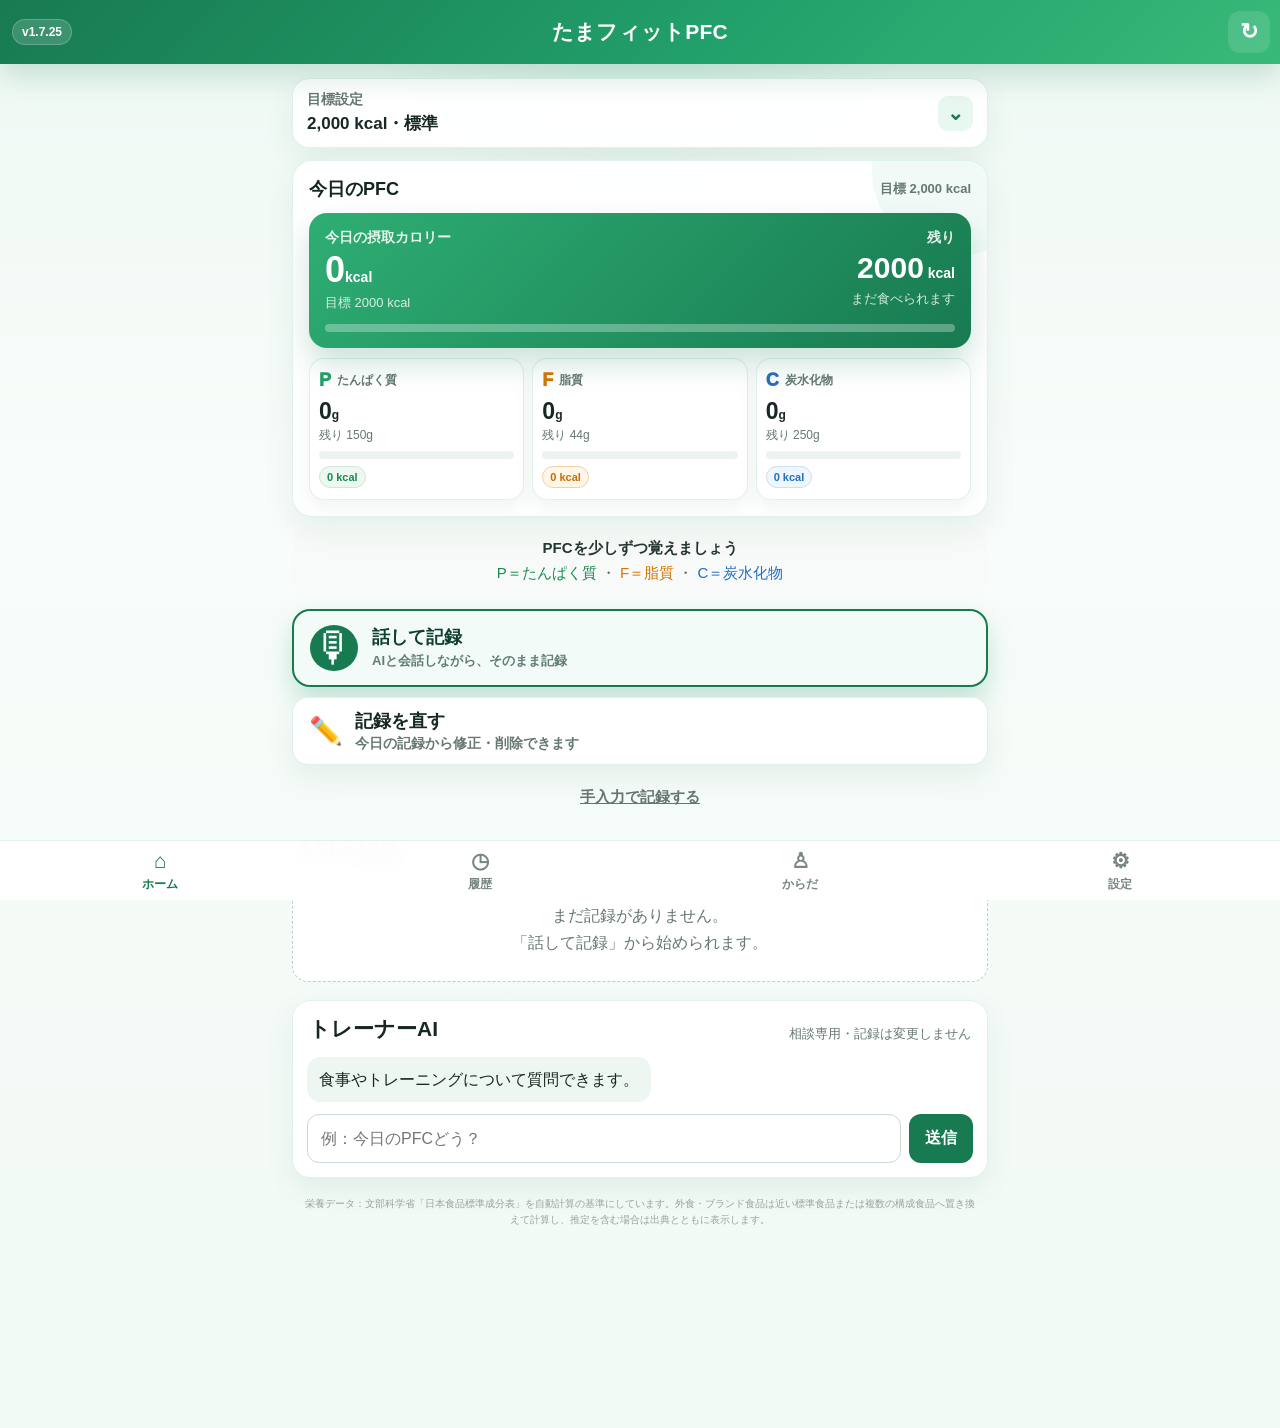
<file: index.html>
<!doctype html>
<html lang="ja">
<head>
  <meta charset="utf-8">
  <meta name="viewport" content="width=device-width,initial-scale=1,maximum-scale=1,user-scalable=no">
  <meta name="theme-color" content="#187a51">
  <title>たまフィットPFC</title>
  <link rel="preconnect" href="https://script.google.com">
  <link rel="preconnect" href="https://script.googleusercontent.com">
  <link rel="preconnect" href="https://generativelanguage.googleapis.com" crossorigin>
  <link rel="stylesheet" href="./clean/assets/app.css">
  <link rel="stylesheet" href="./clean/assets/voice-lab.css">
  <link rel="stylesheet" href="./clean/assets/senior-ui.css?v=1.6.1">
  <link rel="stylesheet" href="./clean/assets/v160.css?v=1.6.1">
  <style>
    #voice-sheet .sv4-header .close-btn{width:auto;min-width:96px;padding:0 12px;font-size:15px;font-weight:900;display:inline-flex;align-items:center;justify-content:center;gap:4px}
    #voice-sheet .sv4-header .close-btn::after{content:'ホーム';font-size:13px;font-weight:900}
  </style>
</head>
<body>
<header class="header">
  <div class="app-build-version">v1.7.25</div>
  <h1>たまフィットPFC</h1>
  <button class="header-refresh" id="reload-btn" title="最新版に更新" aria-label="最新版に更新">↻</button>
</header>
<main class="container">
  <section id="view-home"></section>
  <section id="view-history" hidden></section>
  <section id="view-body" hidden></section>
  <section id="view-settings" hidden></section>
</main>
<nav class="bottom-nav">
  <button class="nav-btn active" data-view="home"><span>⌂</span>ホーム</button>
  <button class="nav-btn" data-view="history"><span>◷</span>履歴</button>
  <button class="nav-btn" data-view="body"><span>♙</span>からだ</button>
  <button class="nav-btn" data-view="settings"><span>⚙</span>設定</button>
</nav>
<div id="voice-modal" class="modal" hidden><div class="modal-sheet" id="voice-sheet"></div></div>
<div id="manual-modal" class="modal" hidden><div class="modal-sheet small-sheet" id="manual-sheet"></div></div>
<div id="toast"></div>
<script src="./clean/assets/base-foods.js"></script>
<script>globalThis.__PFC_CLEAN_BASE_FOOD_ROWS__ = DB;</script>
<script type="importmap">{"imports":{
  "./clean/src/voice/input.js":"./clean/src/voice/input.js?v=1.5.1",
  "./clean/src/ai/client.js":"./clean/src/ai/client.js?v=1.5.1",
  "./clean/src/ai/client-base.js":"./clean/src/ai/client-base.js?v=1.5.1",
  "./clean/src/nutrition/catalog.js":"./clean/src/nutrition/catalog.js?v=1.7.28",
  "./clean/src/nutrition/engine.js":"./clean/src/nutrition/engine.js?v=1.5.1",
  "./clean/src/live/config-v1720.js?v=1.7.25":"./clean/src/live/config-v1720.js?v=1.7.28",
  "./clean/src/live/nutrition-lookup-v1720.js?v=1.7.25":"./clean/src/live/nutrition-lookup-mext-v1728.js?v=1.7.28",
  "./clean/src/live/draft-v1716.js?v=1.7.24":"./clean/src/live/draft-v1716.js?v=1.7.28",
  "./clean/src/live/live-guard-v1720.js?v=1.7.25":"./clean/src/live/live-guard-v1720.js?v=1.7.28",
  "./clean/src/nutrition/evidence-v1716.js?v=1.7.24":"./clean/src/nutrition/evidence-v1716.js?v=1.7.27",
  "./clean/src/ui-polish-v1716.js?v=1.7.22":"./clean/src/ui-polish-v1716.js?v=1.7.28"
}}</script>
<script type="module" src="./clean/src/main-v160.js?v=1.7.25"></script>
</body>
</html>
</file>
<file: clean/assets/app.css>
:root{--th:#22a06b;--green:#22a06b;--green-dark:#187a51;--green-light:#dff5e9;--green-soft:#effaf4;--bg:#f1faf5;--card:#fff;--text:#172820;--muted:#66786f;--line:rgba(34,160,107,.14);--danger:#bd3c35;--shadow:0 12px 30px rgba(20,83,57,.075)}*{box-sizing:border-box}html{background:var(--bg);color:var(--text);font-family:-apple-system,BlinkMacSystemFont,"Segoe UI","Noto Sans JP",sans-serif}body{margin:0;padding:0 0 76px;min-height:100vh;background:radial-gradient(circle at 50% -90px,rgba(34,160,107,.16),transparent 310px),linear-gradient(180deg,#eef9f3 0%,#f8fcfa 34%,#f1faf5 100%);color:var(--text)}button,input,select{font:inherit}.header{position:sticky;top:0;z-index:30;min-height:64px;display:flex;align-items:center;justify-content:center;padding:10px 58px;background:linear-gradient(135deg,#187a51 0%,#22a06b 56%,#39b979 100%);box-shadow:0 12px 30px rgba(24,122,81,.20);color:#fff}.header h1{font-size:19px;margin:0;font-weight:900;letter-spacing:.01em;white-space:nowrap}.app-build-version{position:absolute;left:12px;top:50%;transform:translateY(-50%);font-size:10px;font-weight:900;padding:5px 8px;border-radius:999px;background:rgba(255,255,255,.16);border:1px solid rgba(255,255,255,.20);color:#fff}.header-refresh{position:absolute;right:10px;top:50%;transform:translateY(-50%);width:42px;height:42px;border:0;border-radius:12px;background:rgba(255,255,255,.12);color:#fff;font-size:22px;font-weight:900;cursor:pointer}.container{max-width:720px;margin:0 auto;padding:14px 12px 32px}.section-title{margin:6px 2px 14px}.section-title h1{font-size:23px;margin:0 0 4px}.section-title p{margin:0;color:var(--muted);font-size:12px}.tgt-sec,.dash,.trainer-card,.panel,.backup-panel,.runtime-panel,.record-card,.history-day,.body-row{background:rgba(255,255,255,.95);border:1px solid var(--line);box-shadow:var(--shadow)}.tgt-sec{border-radius:17px;margin-bottom:12px}.tgt-tog{display:flex;align-items:center;justify-content:space-between;padding:12px 14px}.tgt-tog-text{display:flex;flex-direction:column;gap:3px}.tgt-label{font-size:11px;color:var(--muted);font-weight:800}.tgt-value{font-size:14px;font-weight:900}.tgt-arrow{width:35px;height:35px;border:0;border-radius:10px;background:#e8f7ef;color:#187a51;font-size:20px;font-weight:900}.dash{position:relative;border-radius:20px;padding:16px;margin-bottom:10px;overflow:hidden}.dash::after{content:"";position:absolute;right:-55px;top:-75px;width:170px;height:170px;border-radius:50%;background:rgba(34,160,107,.055);pointer-events:none}.dash-t{position:relative;z-index:1;display:flex;justify-content:space-between;align-items:center;gap:10px;color:#14251d;font-weight:900;font-size:15px;margin-bottom:12px}.dash-target{font-size:10px;color:var(--muted);font-weight:800}.mtr-cal{position:relative;z-index:1;border-radius:18px;padding:16px;background:linear-gradient(135deg,#2eae73 0%,#187a51 100%);color:#fff;box-shadow:0 15px 30px rgba(24,122,81,.22)}.cal-summary{display:flex;justify-content:space-between;gap:14px}.cal-caption{font-size:11px;font-weight:700;opacity:.88}.cal-value{font-size:36px;font-weight:900;line-height:1.1;margin-top:3px}.cal-value small,.cal-rem small{font-size:12px;font-weight:800}.cal-right{text-align:right}.cal-rem{font-size:30px;font-weight:900;line-height:1.15;margin-top:4px}.cal-sub{font-size:10px;opacity:.82;margin-top:4px}.bar-bg{height:8px;border-radius:999px;background:#edf2ef;overflow:hidden}.bar{display:block;height:100%;border-radius:inherit;background:var(--green);transition:width .25s}.mtr-cal .bar-bg{margin-top:13px;background:rgba(255,255,255,.30)}.mtr-cal .bar{background:rgba(255,255,255,.94)}.pfc-mini-grid{display:grid;grid-template-columns:repeat(3,1fr);gap:8px;margin-top:10px}.macro-card{background:#fff;border:1px solid var(--line);border-radius:15px;padding:11px 9px;box-shadow:0 8px 20px rgba(20,83,57,.06)}.macro-head{display:flex;align-items:center;gap:6px}.macro-letter{font-weight:1000;color:var(--green);font-size:18px}.macro-name{font-size:9px;color:var(--muted);font-weight:800}.macro-value{font-size:21px;font-weight:900;margin:7px 0 2px}.macro-value small{font-size:10px}.macro-goal{font-size:9px;color:var(--muted);margin-bottom:7px}.macro-cal-pill{display:inline-block;margin-top:7px;padding:4px 7px;border-radius:999px;background:#f4fbf7;border:1px solid #d7eee2;color:#187a51;font-size:8px;font-weight:800}.macro-f .macro-letter{color:#d67500}.macro-c .macro-letter{color:#246fc0}.macro-f .bar{background:#d49b28}.macro-c .bar{background:#3479b0}.senior-pfc-legend{margin:10px 2px 0;padding:9px 10px;border-radius:12px;background:#f7faf8;color:#596961;font-size:12px;line-height:1.55;text-align:center}.senior-pfc-legend b{color:#273831}.senior-pfc-legend .p{color:#188a4d}.senior-pfc-legend .f{color:#d67500}.senior-pfc-legend .c{color:#246fc0}.senior-main-actions{display:grid;gap:10px;margin:14px 0 20px}.senior-main-actions button{cursor:pointer;font-family:inherit}.senior-talk-btn{min-height:96px;border:0;border-radius:18px;background:linear-gradient(135deg,#1f9d68 0%,#35b97d 100%);color:#fff;box-shadow:0 13px 26px rgba(34,160,107,.25);display:flex;align-items:center;justify-content:flex-start;gap:16px;padding:16px 20px;text-align:left}.senior-talk-btn .mic{font-size:42px}.senior-talk-btn strong{display:block;font-size:24px}.senior-talk-btn small{display:block;margin-top:4px;font-size:12px;font-weight:700;opacity:.9}.senior-fix-btn{min-height:62px;border-radius:16px;border:1px solid var(--line);background:#fff;color:var(--text);display:flex;align-items:center;gap:12px;padding:11px 16px;text-align:left;box-shadow:var(--shadow)}.senior-fix-btn .pen{font-size:27px}.senior-fix-btn strong{font-size:18px;display:block}.senior-fix-btn small{font-size:11px;color:var(--muted);font-weight:700}.senior-manual-link{border:0;background:transparent;color:#64756d;font-size:12px;font-weight:800;text-decoration:underline;min-height:34px}.records-section{margin-top:2px;scroll-margin-top:82px}.records-section.fix-pulse{animation:fixPulse 1.2s ease}.section-head{display:flex;align-items:end;justify-content:space-between;gap:12px;margin:0 2px 10px}.section-head h2{font-size:18px;margin:0}.section-head span{font-size:10px;color:var(--muted)}.empty-card{padding:24px 18px;text-align:center;color:var(--muted);background:#fff;border:1px dashed #bdd0c5;border-radius:16px;line-height:1.7}.record-card{border-radius:15px;padding:13px;margin-bottom:9px}.record-main{display:flex;justify-content:space-between;gap:10px}.record-main strong{display:block;font-size:15px}.record-main span{display:block;color:var(--muted);font-size:10px;margin-top:4px}.record-main>b{white-space:nowrap;color:var(--green-dark)}.record-macros{font-size:11px;color:var(--muted);margin-top:9px}.record-actions{display:flex;justify-content:flex-end;gap:7px;margin-top:10px}.ghost-btn,.text-btn{border:0;background:#eef5f1;color:var(--green-dark);border-radius:10px;padding:8px 12px;font-weight:800;font-size:12px}.ghost-btn.danger,.text-btn{color:var(--danger);background:#fff0ef}.trainer-card{margin-top:18px;border-radius:18px;padding:14px}.trainer-log{max-height:220px;overflow:auto;display:flex;flex-direction:column;gap:8px;padding:4px 0 12px}.chat-line{max-width:88%;padding:10px 12px;border-radius:14px;font-size:13px;line-height:1.5}.chat-line.bot{background:#eef6f1;align-self:flex-start}.chat-line.user{background:var(--green-dark);color:#fff;align-self:flex-end}.chat-line.loading{opacity:.6}.chat-compose{display:flex;gap:8px}.chat-compose input,.search-input{flex:1;border:1px solid #cbdad2;border-radius:12px;padding:12px 13px;background:#fff}.chat-compose button{border:0;background:var(--green-dark);color:#fff;border-radius:12px;padding:0 16px;font-weight:900}.history-day{border-radius:16px;padding:15px;margin-bottom:10px}.history-day.current{border-color:#9acbb2;background:#f8fffb}.history-head{display:flex;justify-content:space-between;margin-bottom:7px}.history-head span{color:var(--green-dark);font-weight:900}.history-day>div:nth-child(2){font-size:12px;color:var(--muted)}.history-day details{margin-top:10px}.history-day summary{cursor:pointer;font-size:12px;font-weight:800}.history-items{margin-top:8px;border-top:1px solid var(--line)}.history-items>div{display:flex;justify-content:space-between;gap:10px;padding:8px 0;border-bottom:1px solid #eef3f0;font-size:11px}.body-form,.settings-grid,.backup-panel,.runtime-panel{padding:16px;margin-bottom:12px;border-radius:16px}.body-form,.settings-grid{display:grid;grid-template-columns:repeat(2,1fr);gap:12px}.body-form label,.settings-grid label,.manual-form label,.form-row label{font-size:11px;color:var(--muted);display:flex;flex-direction:column;gap:5px}.body-form input,.settings-grid input,.settings-grid select,.manual-form input,.manual-form select,.form-row input,.form-row select{border:1px solid #cbdad2;border-radius:10px;padding:10px;background:#fff;color:var(--text)}.primary-btn,.secondary-btn{border:0;border-radius:13px;padding:12px 16px;font-weight:900;cursor:pointer}.primary-btn{background:var(--green-dark);color:#fff}.primary-btn:disabled{background:#aab7b0}.secondary-btn{background:#edf5f0;color:var(--green-dark);border:1px solid #d4e4db}.wide{width:100%}.body-row{display:grid;grid-template-columns:1.3fr repeat(3,1fr);gap:8px;border-radius:14px;padding:12px;margin-bottom:8px;font-size:12px}.backup-panel h2,.runtime-panel h2{margin:0 0 8px;font-size:17px}.backup-panel p,.runtime-panel p{font-size:12px;color:var(--muted);line-height:1.6}.button-row{display:flex;gap:8px;flex-wrap:wrap}.bottom-nav{position:fixed;z-index:25;left:0;right:0;bottom:0;padding-bottom:env(safe-area-inset-bottom);display:grid;grid-template-columns:repeat(4,1fr);background:rgba(255,255,255,.97);border-top:1px solid var(--line);backdrop-filter:blur(10px)}.nav-btn{border:0;background:transparent;color:#78877f;padding:9px 4px 7px;font-size:10px;font-weight:900}.nav-btn span{display:block;font-size:19px;line-height:1;margin-bottom:5px}.nav-btn.active{color:var(--green-dark)}.modal[hidden]{display:none!important}.modal{position:fixed;z-index:100;inset:0;background:rgba(5,25,15,.48);display:flex;align-items:flex-end;justify-content:center}.modal-sheet{width:min(680px,100%);max-height:100vh;overflow:auto;background:#fff;box-shadow:0 25px 70px rgba(0,0,0,.25)}.small-sheet{max-width:560px;border-radius:24px 24px 0 0;padding:15px}.sv4-header{position:sticky;top:0;z-index:4;display:flex;align-items:center;justify-content:space-between;padding:13px 15px;background:rgba(255,255,255,.97);border-bottom:1px solid #e5ece8}.sv4-header button{width:46px;height:46px;border:0;border-radius:14px;background:#eef4f1;font-size:24px;color:#42554b}.sv4-header strong{font-size:20px}.sv4-header .spacer{width:46px}.sv4-body{padding:15px;display:grid;gap:13px}.mode-tabs{display:grid;grid-template-columns:repeat(3,1fr);gap:6px}.voice-mode{border:1px solid #dbe6e0;background:#fff;border-radius:13px;padding:9px 6px;text-align:left;color:var(--text)}.voice-mode b{display:block;font-size:12px}.voice-mode small{display:block;font-size:8px;color:var(--muted);margin-top:3px;line-height:1.35}.voice-mode.selected{background:#e9f7ef;border-color:#83bea0;color:var(--green-dark)}.sv4-prompt{padding:14px 15px;border-radius:16px;background:var(--green-soft);font-size:17px;font-weight:900;line-height:1.45;border:1px solid #d9eadf}.sv4-prompt small{display:block;font-size:11px;color:var(--muted);font-weight:650;margin-top:5px}.sv4-listen-status{text-align:center;color:var(--green-dark);font-weight:900;font-size:13px;min-height:20px}.sv4-mic{width:112px;height:112px;border-radius:50%;border:0;margin:0 auto;background:linear-gradient(145deg,#27a96f,#14784f);color:#fff;font-size:50px;box-shadow:0 8px 28px rgba(24,122,81,.28);cursor:pointer}.sv4-mic.listening{animation:pulse 1.25s infinite}.sv4-mic:disabled{opacity:.55}.sv4-last{font-size:12px;color:#52645b;text-align:center;min-height:20px}.sv4-last b{color:#23352c}.sv4-memo{border:1px solid #dce8e1;border-radius:18px;overflow:hidden;background:#fff;box-shadow:0 3px 14px rgba(12,52,34,.06)}.sv4-memo-head{padding:12px 15px;background:#f5faf7;display:flex;align-items:center;justify-content:space-between}.sv4-memo-head strong{font-size:15px}.sv4-memo-head span{font-size:10px;color:#187a51;font-weight:900}.sv4-empty{padding:22px;text-align:center;color:#7b8982;font-size:13px}.sv4-food{display:grid;grid-template-columns:1fr auto;gap:8px;align-items:center;padding:13px 14px;border-top:1px solid #edf2ef}.sv4-food:first-child{border-top:0}.sv4-food-name{font-size:16px;font-weight:900}.sv4-food-meta{font-size:11px;color:#718078;margin-top:3px}.sv4-food-qty{font-size:15px;font-weight:900;color:#20342a;white-space:nowrap;display:flex;align-items:center;gap:7px}.sv4-food.pending .sv4-food-qty{color:#b47400;font-size:12px}.memo-remove{border:0;background:#f2f5f3;color:#6d7b74;border-radius:50%;width:28px;height:28px;font-size:17px}.sv4-text-row{display:flex;gap:8px}.sv4-text-row input{flex:1;min-width:0;border:1px solid #d4e0da;border-radius:13px;padding:13px;font-size:15px}.sv4-text-row button{border:0;border-radius:13px;background:#e8f3ed;color:#176c49;font-weight:900;padding:0 15px}.sv4-actions{position:sticky;bottom:0;background:rgba(255,255,255,.98);border-top:1px solid #e4ebe7;padding:11px 14px calc(11px + env(safe-area-inset-bottom));display:grid;grid-template-columns:1fr;gap:9px}.sv4-actions button{min-height:52px;border-radius:14px;font-size:15px;font-weight:900;border:1px solid #d9e3de;background:#fff;color:#33473d}.sv4-actions .primary{background:var(--green-dark);color:#fff;border:0;font-size:18px}.sv4-actions .primary:disabled{background:#aab8b1}.modal-head{display:flex;justify-content:space-between;gap:12px;align-items:flex-start;margin-bottom:12px}.modal-head strong{display:block;font-size:21px}.modal-head small{display:block;color:var(--muted);margin-top:3px;font-size:11px}.close-btn{border:0;background:#eef4f1;color:#42554b;border-radius:12px;min-width:42px;height:42px;font-size:24px}.food-results{max-height:300px;overflow:auto;margin:10px 0}.food-hit{width:100%;display:flex;justify-content:space-between;align-items:center;gap:12px;border:0;border-bottom:1px solid var(--line);background:#fff;padding:12px;text-align:left}.food-hit span strong{display:block}.food-hit span small{display:block;color:var(--muted);font-size:9px;margin-top:3px}.food-hit>b{font-size:9px;color:var(--green-dark);background:#e9f7ef;border-radius:999px;padding:5px 7px}.manual-hint{padding:20px;color:var(--muted);text-align:center}.manual-form{background:#fff;border:1px solid var(--line);border-radius:16px;padding:14px}.manual-form h3{margin:0 0 10px}.form-row{display:grid;grid-template-columns:1fr 1fr 1fr;gap:8px}.choice-row{display:flex;gap:6px;flex-wrap:wrap;margin:10px 0}.choice-chip{border:1px solid #c9ddd2;background:#f4fbf7;color:var(--green-dark);padding:7px 10px;border-radius:999px;font-size:11px}.manual-preview{font-size:12px;color:var(--muted);margin:10px 0}#toast{position:fixed;z-index:200;left:50%;bottom:88px;transform:translate(-50%,20px);background:#173f2d;color:#fff;padding:10px 15px;border-radius:999px;font-size:12px;font-weight:800;opacity:0;pointer-events:none;transition:.2s;white-space:nowrap}#toast.show{opacity:1;transform:translate(-50%,0)}@keyframes pulse{0%,100%{box-shadow:0 0 0 0 rgba(34,160,107,.25),0 8px 28px rgba(24,122,81,.28)}50%{box-shadow:0 0 0 18px rgba(34,160,107,0),0 8px 28px rgba(24,122,81,.28)}}@keyframes fixPulse{0%,100%{transform:none}35%{transform:scale(1.01);filter:drop-shadow(0 0 14px rgba(34,160,107,.28))}}@media(min-width:760px){.modal{padding:16px;align-items:center}.modal-sheet{border-radius:24px;max-height:calc(100vh - 32px)}}@media(max-width:620px){.container{padding:12px 9px 28px}.header h1{font-size:16px}.app-build-version{font-size:8px}.pfc-mini-grid{gap:6px}.macro-card{padding:9px 7px}.macro-name{font-size:8px}.macro-value{font-size:18px}.senior-talk-btn strong{font-size:22px}.body-form,.settings-grid{grid-template-columns:1fr 1fr}.form-row{grid-template-columns:1fr 1fr}.body-row{grid-template-columns:1fr 1fr}.mode-tabs{gap:4px}.voice-mode{padding:8px 5px}.sv4-body{padding:12px}.sv4-mic{width:108px;height:108px}}
</file>
<file: clean/assets/voice-lab.css>
.voice-lab-card{margin:12px 0 14px;padding:12px;border:1px solid #cfe8dc;border-radius:14px;background:#f7fcf9;box-shadow:0 4px 14px rgba(24,122,81,.06)}
.vl-head{display:flex;align-items:flex-start;justify-content:space-between;gap:8px}.vl-head b{font-size:13px;color:#176c49}.vl-head small{display:block;margin-top:2px;color:#62776d;font-size:10px;line-height:1.35}.vl-head>span{font-size:11px;color:#638176;background:#e6f5ed;border-radius:999px;padding:3px 8px;white-space:nowrap}
.vl-now{display:grid;grid-template-columns:repeat(4,1fr);gap:6px;margin-top:10px}.vl-now>div{background:#fff;border:1px solid #e1eee8;border-radius:10px;padding:7px 4px;text-align:center}.vl-now small{display:block;font-size:9px;color:#74847d}.vl-now strong{display:block;margin-top:2px;font-size:12px;color:#173c2e}
.vl-avg{margin-top:8px;font-size:10px;color:#5b6f66;line-height:1.5}.vl-rate{display:flex;align-items:center;gap:5px;flex-wrap:wrap;margin-top:8px}.vl-rate span{font-size:10px;color:#52675e;margin-right:auto}.vl-rate button{border:1px solid #bcdcca;background:white;color:#176c49;border-radius:8px;padding:5px 8px;font-size:10px;font-weight:700}.vl-rate .vl-clear{color:#66756f;border-color:#d9e3de;font-weight:500}
.mode-tabs .voice-mode small{font-size:9px;line-height:1.25}
@media(max-width:390px){.vl-now{grid-template-columns:repeat(2,1fr)}}
</file>
<file: clean/assets/senior-ui.css>
/* v1.5.1 — senior-friendly interaction and typography layer.
   Keep form fields selectable, but prevent accidental text-selection/callout on app chrome. */
html,body{font-size:17px;-webkit-text-size-adjust:100%;text-size-adjust:100%}
body{-webkit-tap-highlight-color:transparent}
body :not(input):not(textarea):not([contenteditable="true"]){-webkit-user-select:none;user-select:none;-webkit-touch-callout:none}
button,[role="button"],[data-action],[data-view],[data-mode],summary,label{touch-action:manipulation;-webkit-tap-highlight-color:transparent}
button:focus:not(:focus-visible),[role="button"]:focus:not(:focus-visible){outline:none}
input,textarea,select{font-size:16px;line-height:1.45}

/* Readability: enlarge the smallest labels without changing the overall card geometry. */
.header h1{font-size:21px}
.app-build-version{font-size:12px;padding:5px 9px}
.section-title h1{font-size:25px}
.section-title p{font-size:15px;line-height:1.55}
.tgt-label{font-size:14px}.tgt-value{font-size:17px}
.dash-t{font-size:18px}.dash-target{font-size:13px}
.cal-caption{font-size:14px}.cal-sub{font-size:13px;line-height:1.35}
.cal-value small,.cal-rem small{font-size:14px}
.macro-name{font-size:12px;line-height:1.25}.macro-value{font-size:23px}.macro-value small{font-size:12px}.macro-goal{font-size:12px}.macro-cal-pill{font-size:11px}
.senior-pfc-legend{font-size:15px;line-height:1.65}
.senior-talk-btn small{font-size:15px;line-height:1.4}.senior-fix-btn small{font-size:14px;line-height:1.4}.senior-manual-link{font-size:15px;min-height:44px}
.section-head h2{font-size:21px}.section-head span{font-size:13px}
.empty-card{font-size:16px}
.record-main strong{font-size:18px;line-height:1.35}.record-main span{font-size:14px}.record-main>b{font-size:16px}.record-macros{font-size:14px;line-height:1.55}
.ghost-btn,.text-btn{font-size:15px;min-height:44px}
.chat-line{font-size:16px;line-height:1.6}.chat-compose button{font-size:16px;min-width:64px}
.history-day>div:nth-child(2),.history-day summary{font-size:15px}.history-items>div{font-size:14px}
.body-form label,.settings-grid label,.manual-form label,.form-row label{font-size:14px}.body-row{font-size:14px}
.backup-panel p,.runtime-panel p{font-size:14px;line-height:1.7}
.primary-btn,.secondary-btn{font-size:16px;min-height:48px}
.nav-btn{font-size:12px;min-height:58px}.nav-btn span{font-size:21px}
.sv4-header strong{font-size:22px}
.voice-mode{min-height:72px;padding:10px 8px}.voice-mode b{font-size:16px;line-height:1.25}.voice-mode small{font-size:11px;line-height:1.4}
.sv4-prompt{font-size:20px;line-height:1.5}.sv4-prompt small{font-size:14px;line-height:1.5}
.sv4-listen-status{font-size:16px;line-height:1.45;min-height:24px}
.sv4-last{font-size:15px;line-height:1.5}
.sv4-memo-head strong{font-size:18px}.sv4-memo-head span{font-size:13px}
.sv4-empty{font-size:16px;line-height:1.6}.sv4-food-name{font-size:19px;line-height:1.35}.sv4-food-meta{font-size:14px;line-height:1.45}.sv4-food-qty{font-size:18px}
.sv4-text-row input{font-size:16px}.sv4-text-row button,.sv4-actions button{font-size:17px;min-height:52px}

/* v1.5.1 — the user, not a silence timer, decides when speech is submitted. */
.sv4-input-controls{display:grid;grid-template-columns:minmax(120px,.88fr) minmax(170px,1.12fr);gap:12px;align-items:stretch}
.sv4-input-controls .sv4-mic{width:100%;height:auto;min-height:112px;margin:0;border-radius:24px;display:flex;flex-direction:column;align-items:center;justify-content:center;gap:4px;padding:12px}
.sv4-input-controls .sv4-mic .mic-icon{font-size:48px;line-height:1}
.sv4-input-controls .sv4-mic .mic-label{font-size:15px;font-weight:900;line-height:1.25}
.sv4-send-voice{min-height:112px;border:0;border-radius:24px;background:linear-gradient(145deg,#218d60,#126d49);color:#fff;box-shadow:0 8px 28px rgba(24,122,81,.22);display:flex;flex-direction:column;align-items:center;justify-content:center;gap:5px;padding:14px;cursor:pointer}
.sv4-send-voice strong{font-size:27px;line-height:1.1}.sv4-send-voice small{font-size:14px;font-weight:800;line-height:1.35}
.sv4-send-voice:disabled{background:#c4cfca;color:#f5f7f6;box-shadow:none;cursor:default}

@media (max-width:420px){
  .mode-tabs{gap:5px}.voice-mode{padding:9px 6px}.voice-mode b{font-size:15px}.voice-mode small{font-size:10px}
  .pfc-mini-grid{gap:6px}.macro-card{padding:11px 7px}.macro-name{font-size:11px}.macro-value{font-size:21px}
  .sv4-input-controls{grid-template-columns:minmax(110px,.82fr) minmax(160px,1.18fr);gap:9px}.sv4-send-voice strong{font-size:25px}.sv4-send-voice small{font-size:13px}
}
</file>
<file: clean/assets/v160.css>
/* PFC Mirror v1.6.0 — senior integration layer */
.v160-legacy-target-form{position:absolute!important;width:1px!important;height:1px!important;overflow:hidden!important;clip:rect(0 0 0 0)!important;clip-path:inset(50%)!important;white-space:nowrap!important}
.v160-target-panel{background:#fff;border:1px solid #dbe9e1;border-radius:20px;padding:18px;margin-bottom:16px;box-shadow:0 8px 24px rgba(20,80,52,.07)}
.v160-panel-head{display:flex;justify-content:space-between;align-items:flex-end;gap:12px;margin-bottom:15px}
.v160-panel-head span,.v160-mode-title{display:block;font-weight:900;color:#187a51;font-size:14px}
.v160-panel-head strong{display:block;margin-top:3px;font-size:22px;color:#18342a}
.v160-panel-head small{color:#6e7e76;font-weight:700;text-align:right}
.v160-cal-presets{display:grid;grid-template-columns:1fr 1fr;gap:10px}
.v160-cal-btn{min-height:82px;border:1px solid #dce7e1;border-radius:16px;background:#fff;color:#18342a;padding:10px}
.v160-cal-btn span{display:block;font-size:13px;font-weight:800;color:#6d7b74}.v160-cal-btn strong{font-size:27px;line-height:1.15}.v160-cal-btn small{font-size:12px;font-weight:800}
.v160-cal-btn.is-selected,.v160-mode-btn.is-selected{border:2px solid #187a51;background:#eaf7f0;color:#126341}
.v160-mode-title{margin:18px 0 9px}.v160-mode-presets{display:grid;grid-template-columns:1fr 1fr;gap:9px}
.v160-mode-btn{min-height:54px;border:1px solid #dce7e1;border-radius:14px;background:#fff;color:#18342a;font-weight:900}
.v160-custom{margin-top:17px;padding-top:16px;border-top:1px solid #e5ece8}.v160-custom label{font-size:14px;font-weight:800;color:#50635a}
.v160-custom label>span{display:flex;align-items:center;gap:7px;margin-top:7px}.v160-custom input{width:100%;min-height:52px;border:1px solid #cad9d1;border-radius:13px;padding:0 13px;font-size:22px;font-weight:900}
.v160-custom button{width:100%;min-height:54px;margin-top:9px;border:0;border-radius:14px;background:#187a51;color:#fff;font-weight:900}
.v160-alcohol-card{margin-top:10px;padding:14px 16px;border-radius:16px;background:#f5f0fb;border:1px solid #e4d8f0;color:#3f3150;display:grid;grid-template-columns:1fr auto;align-items:center;gap:3px 12px}
.v160-alcohol-card>div{display:flex;gap:9px;align-items:center}.v160-alcohol-card>div span{display:grid;place-items:center;width:32px;height:32px;border-radius:10px;background:#8b5aae;color:#fff;font-weight:900;font-size:18px}
.v160-alcohol-card>div strong{font-size:16px}.v160-alcohol-card>b{font-size:26px;color:#744894}.v160-alcohol-card>b small{font-size:13px;margin-left:2px}
.v160-alcohol-card p{grid-column:1/-1;margin:2px 0 0;color:#756881;font-size:12px;font-weight:700}
.v160-history-a{margin-top:8px;padding:8px 10px;border-radius:10px;background:#f5f0fb;color:#744894;font-weight:900;font-size:13px}.v160-history-a span{font-weight:700;color:#7d7186;margin-left:5px}
.v160-version-tap{user-select:none;-webkit-user-select:none}.v160-manager{border:2px dashed #7b638f!important;background:#fbf8fd!important}.v160-manager h2{color:#624779}
.v160-manager-actions{display:grid;grid-template-columns:1fr 1fr;gap:9px}.v160-manager-actions button{min-height:52px;border:1px solid #d8cce2;border-radius:13px;background:#fff;color:#553d69;font-weight:900}
.v160-manager-actions .danger{grid-column:1/-1;color:#aa3838;background:#fff4f4;border-color:#f0cccc}
@media(max-width:380px){.v160-target-panel{padding:14px}.v160-panel-head{display:block}.v160-panel-head small{display:block;text-align:left;margin-top:5px}.v160-cal-btn strong{font-size:24px}}
</file>
